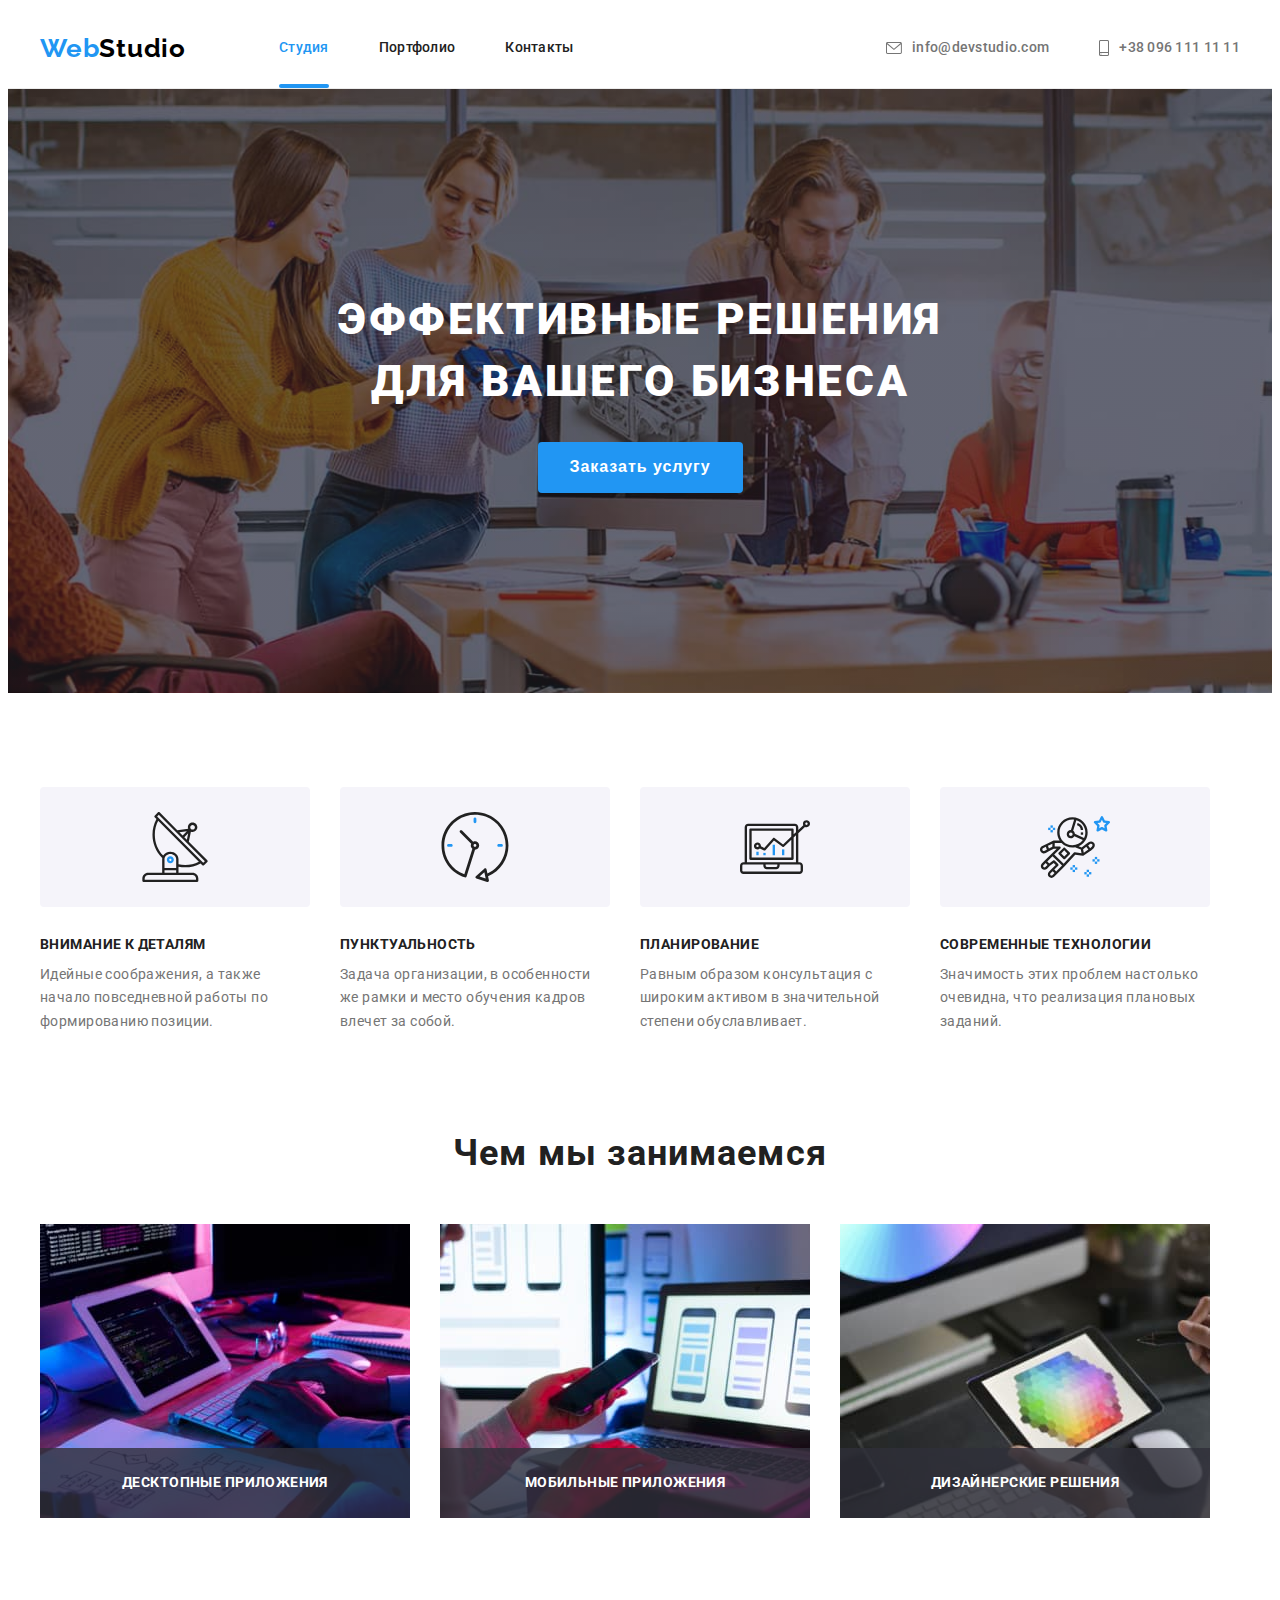
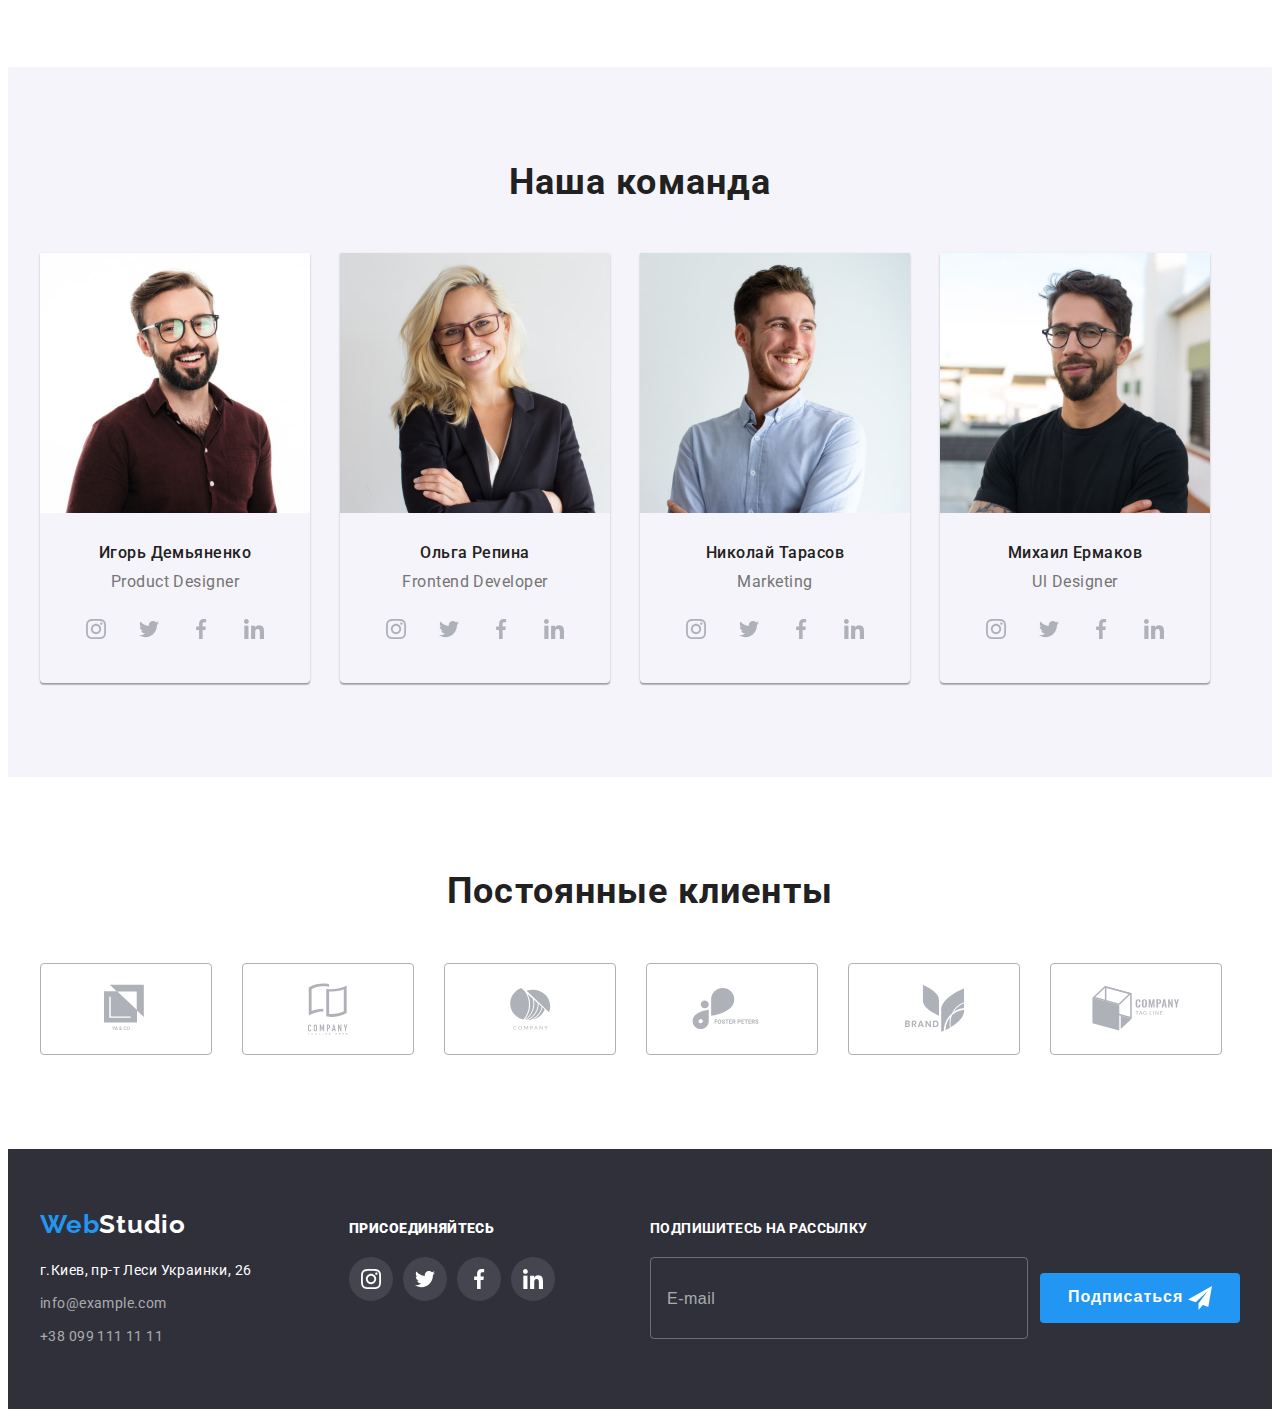
<file: index.html>
<!DOCTYPE html>
<html lang="ru">
<head>
    <meta charset="UTF-8">
    <meta http-equiv="X-UA-Compatible" content="IE=edge">
    <meta name="viewport" content="width=device-width, initial-scale=1.0">
    <link rel="stylesheet" href="https://cdnjs.cloudflare.com/ajax/libs/modern-normalize/1.0.0/modern-normalize.min.css" integrity="sha512-ISS7cAi1PEhQ8jnbJpJZMd29NlhNj4AWYyLOSp2CE/CsHxTCu+r+t0D2yoJudVrd0/8fTVPUVDzY5Tvli75u/g==" crossorigin="anonymous" />
    <link rel="preconnect" href="https://fonts.gstatic.com">
    <link href="https://fonts.googleapis.com/css2?family=Raleway:wght@700&family=Roboto:wght@400;500;700;900&display=swap" rel="stylesheet">
    <link rel="stylesheet" href="https://cdnjs.cloudflare.com/ajax/libs/animate.css/4.1.1/animate.min.css"/>
    <link rel="stylesheet" href="./css/styles.css">
    <title>Студия</title>
</head>
<body>
      <!---шапка сайта-->
    <header class="header">  
      <div class="container">  
        <nav class="navigation-for-pages">
            <a href="./index.html" lang="en" class="logo link animate__fadeInTopLeft">Web<span class="change-first">Studio</span></a>    
            <ul class="main-pages">
              <li class="list list-pages">
                <a href="./index.html" class="main-pages-link link current">Студия</a></li>
              <li class="list list-pages">
                <a href="./portfolio.html" class="main-pages-link decoration-changes link">Портфолио</a></li>
              <li class="list list-pages">
                <a href="" class="main-pages-link decoration-changes link">Контакты</a></li>
            </ul>
        </nav>    
            <ul class="first-adress-text"> 
              <li class="list for-contacts">
                <a href="mailto:info@devstudio.com" class="phone link email actions">
                  <svg class="icon-contacts-letter">
                    <use href="./images/symbol-defs.svg#letter"></use>
                  </svg>
                  info@devstudio.com</a>
              </li>
              <li class="list for-contacts">
                <a href="tel:+380961111111" class="phone link tell actions">
                  <svg class="icon-contacts-smartphone">
                    <use href="./images/symbol-defs.svg#smartphone"></use>
                  </svg>
                  +38 096 111 11 11</a>
              </li>
            </ul> 
          </div>
    </header>
    
    <main>
        <!---баннер-->
       <section class="hero banner">
         <div class="container">
         <h1 class="headline">Эффективные решения для вашего бизнеса</h1>
         <button type="button" class="modal-btn" data-modal-open><span class="text-btn">Заказать услугу</span></button>
        </div>
       </section>

       <!---преимущества-->
       <section class="skills">
         <div class="container"> 
           <h2 class="visually-hidden">преимущества</h2>
           <ul class="description">
             <li class="list block-description">
                <div class="skills-block">
                  <svg class="skills-icons" width="70" height="70">
                  <use href="./images/symbol-defs.svg#antenna"></use>
                </svg>
               </div>      
                <h3 class="title-description">Внимание к деталям</h3>
                <p class="text-description">Идейные соображения, а также начало повседневной работы по формированию позиции.</p>
              </li>
              <li class="list block-description">
                <div class="skills-block">
                  <svg class="skills-icons" width="70" height="70">
                    <use href="./images/symbol-defs.svg#clock"></use>
                  </svg>
                </div>
                <h3  class="title-description">Пунктуальность</h3>
                <p class="text-description">Задача организации, в особенности же рамки и место обучения кадров влечет за собой.</p>
              </li> 
              <li class="list block-description">
                <div class="skills-block">
                  <svg class="skills-icons" width="70" height="70">
                    <use href="./images/symbol-defs.svg#diagram"></use>
                  </svg>
                </div>
               <h3  class="title-description">Планирование</h3>
               <p class="text-description">Равным образом консультация с широким активом в значительной степени обуславливает.</p>
             </li> 
              <li class="list block-description">
                <div class="skills-block">
                  <svg class="skills-icons" width="70" height="70">
                    <use href="./images/symbol-defs.svg#astronaut"></use>
                  </svg>
                </div>
               <h3  class="title-description">Современные технологии</h3>
               <p class="text-description">Значимость этих проблем настолько очевидна, что реализация плановых заданий.</p>
             </li> 
           </ul>
          </div>
       </section>
       
       <!--основная напраленность нашей команды-->
       <section class="we-do">
         <div class="container">
           <h2 class="work-make">Чем мы занимаемся</h2>
           <ul class="images-of-work">
               <li class="list works">
                   <img src="./images/main-work/1work-with-computer.jpg" alt="работа с компьютером" width="370" height="294">
                  <div class="our-products">
                     <p class="products-text">Десктопные приложения</p>
                  </div>                  
                  </li>
               <li class="list works">
                   <img src="./images/main-work/2work-with-mobile.jpg" alt="работа с разными гаджетами" width="370" height="294">
                   <div class="our-products">
                     <p class="products-text">Мобильные приложения</p>
                     </div>   
                  </li>
               <li class="list works">
                   <img src="./images/main-work/3work-with-color.jpg" alt="работа с цветом" width="370" height="294">
                   <div class="our-products">
                     <p class="products-text">Дизайнерские решения</p> 
                    </div>   
                </li>
           </ul>
          </div>
        </section>
           <!---наша команда-->
       <section class="our-staff">
       <div class="container">
            <h2 class="work-command">Наша команда</h2>    
            <ul class="description-command">
              <li class="list list-command"><img src="./images/our-command/Igor-Demyanenko.jpg" alt="Игорь Демьяненко" width="270" height="260">
                <div class="block-of-names">
                <h3 class="names">Игорь Демьяненко</h3> 
                <p class="gig">Product Designer</p> 
                <ul class="social-list">
                  <li class="list social-items">
                    <a href="" class="social-link link">
                    <svg class="social-icon" width="20" height="20">
                      <use href="./images/symbol-defs.svg#instagram"></use>
                    </svg>
                  </a>
                  </li>
                  <li class="list social-items">
                   <a href="" class="social-link link"> 
                     <svg class="social-icon" width="20" height="20">
                      <use href="./images/symbol-defs.svg#twitter"></use>
                    </svg>
                  </a>
                  </li>
                  <li class="list social-items">
                    <a href="" class="social-link link">
                    <svg  class="social-icon" width="20" height="20">
                      <use href="./images/symbol-defs.svg#facebook"></use>
                    </svg>
                  </a>
                  </li>
                  <li class="list social-items">
                    <a href="" class="social-link link">
                    <svg  class="social-icon" width="20" height="20">
                      <use href="./images/symbol-defs.svg#linkedin"></use>
                    </svg>
                    </a>
                  </li>
                </ul>
              </div>
              </li>
              <li class="list list-command">
                <img src="./images/our-command/Olha-Repina.jpg" alt="Ольга Репина" width="270" height="260">
                <div class="block-of-names">
                <h3 class="names">Ольга Репина</h3> 
                <p class="gig">Frontend Developer</p>
                <ul class="social-list">
                  <li class="list social-items">
                    <a href="" class="social-link link">
                    <svg class="social-icon" width="20" height="20">
                      <use href="./images/symbol-defs.svg#instagram"></use>
                    </svg>
                  </a>
                </li>   
                <li class="list social-items">
                 <a href="" class="social-link link"> 
                   <svg class="social-icon" width="20" height="20">
                    <use href="./images/symbol-defs.svg#twitter"></use>
                  </svg>
                </a>
                </li>
                <li class="list social-items">
                  <a href="" class="social-link link">
                  <svg  class="social-icon" width="20" height="20">
                    <use href="./images/symbol-defs.svg#facebook"></use>
                  </svg>
                </a>
                </li>
                <li class="list social-items">
                  <a href="" class="social-link link">
                  <svg  class="social-icon" width="20" height="20">
                    <use href="./images/symbol-defs.svg#linkedin"></use>
                  </svg>
                  </a>
                </li>
               </ul>
               </div>
              </li>
              <li class="list list-command">
                <img src="./images/our-command/Nikolay-Tarasov.jpg" alt="Николай Тарасов" width="270" height="260">
                <div class="block-of-names">
                <h3 class="names">Николай Тарасов</h3> 
                <p class="gig">Marketing</p> 
                <ul class="social-list">
                  <li class="list social-items">
                    <a href="" class="social-link link">
                    <svg class="social-icon" width="20" height="20">
                      <use href="./images/symbol-defs.svg#instagram"></use>
                    </svg>
                  </a>
                  </li>
                <li class="list social-items">
                 <a href="" class="social-link link"> 
                   <svg class="social-icon" width="20" height="20">
                    <use href="./images/symbol-defs.svg#twitter"></use>
                  </svg>
                </a>
                </li>
                <li class="list social-items">
                  <a href="" class="social-link">
                  <svg  class="social-icon" width="20" height="20">
                    <use href="./images/symbol-defs.svg#facebook"></use>
                  </svg>
                </a>
                </li>
                <li class="list social-items">
                  <a href="" class="social-link link">
                  <svg  class="social-icon" width="20" height="20">
                    <use href="./images/symbol-defs.svg#linkedin"></use>
                  </svg>
                  </a>
                </li>
               </ul>
              </div>
              </li>
              <li class="list list-command">
                <img src="./images/our-command/Michael-Ermakov.jpg" alt="Михаил Ермаков" width="270" height="260">
                <div class="block-of-names">
                <h3 class="names">Михаил Ермаков</h3> 
                <p class="gig">Ul Designer</p> 
                <ul class="social-list">
                  <li class="list social-items">
                    <a href="" class="social-link link">
                    <svg class="social-icon" width="20" height="20">
                      <use href="./images/symbol-defs.svg#instagram"></use>
                    </svg>
                  </a>
                  </li>
                <li class="list social-items">
                 <a href="" class="social-link link"> 
                   <svg class="social-icon" width="20" height="20">
                    <use href="./images/symbol-defs.svg#twitter"></use>
                  </svg>
                </a>
                </li>
                <li class="list social-items">
                  <a href="" class="social-link link">
                  <svg  class="social-icon" width="20" height="20">
                    <use href="./images/symbol-defs.svg#facebook"></use>
                  </svg>
                </a>
                </li>
                <li class="list social-items">
                  <a href="" class="social-link link">
                  <svg  class="social-icon" width="20" height="20">
                    <use href="./images/symbol-defs.svg#linkedin"></use>
                  </svg>
                  </a>
                </li>
               </ul>
              </div>
              </li>
              </ul>
        </div>      
        </section> 
        <!-- our clients -->
        <section class="clients">
          <div class="container">
            <h2 class="clients-title">Постоянные клиенты</h2>
            <ul class="clients-list">
              <li class="clients-item list">
                <a class="clients-link" href="">
                  <svg class="clients-icon" width="44" height="50">
                    <use href="./images/symbol-defs.svg#logo-1"></use>
                  </svg>
                </a>
              </li>
              <li class="clients-item list">
                <a class="clients-link" href="">
                  <svg class="clients-icon" width="40" height="52">
                    <use href="./images/symbol-defs.svg#logo-2"></use>
                  </svg>
                </a>
              </li>
              <li class="clients-item list">
                <a class="clients-link" href="">
                  <svg class="clients-icon" width="41" height="42">
                    <use href="./images/symbol-defs.svg#logo-3"></use>
                  </svg>
                </a>
              </li>
              <li class="clients-item list">
                <a class="clients-link" href="">
                  <svg class="clients-icon" width="80" height="42">
                    <use href="./images/symbol-defs.svg#logo-4"></use>
                  </svg>
                </a>
              </li>
              <li class="clients-item list">
                <a class="clients-link" href="">
                  <svg class="clients-icon" width="59" height="47">
                    <use href="./images/symbol-defs.svg#logo-5"></use>
                  </svg>
                </a>
              </li>
              <li class="clients-item list">
                <a class="clients-link" href="">
                  <svg class="clients-icon" width="88" height="45">
                    <use href="./images/symbol-defs.svg#logo-6"></use>
                  </svg>
                </a>
              </li>
            </ul>
          </div>
        </section> 
    </main>
    <!--подвал-->
    <footer class="footer">
    <div class="container">  
      <div class="footer-box">
        <div class="footer-class">   
      <a href="./index.html" lang="en" class="logo link web-footer">Web<span class="change-second">Studio</span></a>
      <!---адрес--> 
      <address class="address">
         <ul class="address-text">
          <li class="list footer-contacts">
            <a href="https://goo.gl/maps/VTNjZpvYat5TJ8QY6" target="_blank" rel="noopener noreferrer" 
            class="location-link link">
            г.Киев, пр-т Леси Украинки, 26</a>
          </li>
          <li class="list footer-contacts">
            <a href="mailto:info@example.com" lang="en" class="phone-link link">info@example.com</a>
          </li>
          <li class="list footer-contacts">
            <a href="tel:+380991111111" class="phone-link link">+38 099 111 11 11</a>
          </li>
        </ul>   
      </address>
      </div>  
     <!--join-us  -->
      <div class="join">
      <h2 class="visually-hidden">join to us</h2>
      <p class="join-text"><strong>Присоединяйтесь</strong></p>
      <ul class="social-list join-list">
        <li class="list social-items join-items">
          <a href="" class="social-link join-link link ">
          <svg class="social-icon" width="20" height="20">
            <use href="./images/symbol-defs.svg#instagram"></use>
          </svg>
        </a>
        </li>
      <li class="list social-items join-items">
       <a href="" class="social-link join-link link"> 
         <svg class="social-icon" width="20" height="20">
          <use href="./images/symbol-defs.svg#twitter"></use>
        </svg>
      </a>
      </li>
      <li class="list social-items join-items">
        <a href="" class="social-link join-link link">
        <svg  class="social-icon" width="20" height="20">
          <use href="./images/symbol-defs.svg#facebook"></use>
        </svg>
      </a>
      </li>
      <li class="list social-items join-items">
        <a href="" class="social-link join-link link">
        <svg  class="social-icon" width="20" height="20">
          <use href="./images/symbol-defs.svg#linkedin"></use>
        </svg>
        </a>
      </li>
     </ul>
    </div>
    <!-- subscription-form -->
    <div class="subscription">
      <b class="subscription-title">Подпишитесь на рассылку</b>
      <form class="sign-up">
        <input type="email" name="email" class="sign-up-email" placeholder="E-mail">
        <button type="submit" class="sign-up-btn">Подписаться 
         <svg class="icon-send" width="24" height="24">
           <use href="./images/symbol-defs.svg#icon-send"></use>
         </svg>  
        </button>
      </form>
    </div>

    </div>
  </div> 
  </footer> 
<!-- footer -->


  <div class="backdrop is-hidden" data-modal>
    <div class="backdrop-modal">
     <button type="button" class="modal-close-btn" data-modal-close>
      <svg width="18" height="18" class="close-icon">
        <use href="./images/symbol-defs.svg#icon-close-symbol">
        </use>
      </svg>
    </button>    
    <!-- form -->  
      <form class="form" name="form" autocomplete="off">
          <b class="form-title">Оставьте свои данные, мы вам перезвоним</b>
   
          <label class="label-text">
            Имя    
          <span class="wrapper-user-field">     
            <input class="input-field" type="text" name="-user-name" required>
            <svg class="form-icon"  width="18" height="18">
              <use href="./images/symbol-defs.svg#person-black"></use>
            </svg>
        </span>  
        </label> 

        <label  class="label-text">
          Телефон
          <span class="wrapper-user-field">
           <input class="input-field" type="tel" name="tel" required title="0961111111">
           <svg class="form-icon" width="18" height="18">
              <use href="./images/symbol-defs.svg#phone-black"></use>
            </svg>
        </span>  
        </label>        
        
        <label for="mail" class="label-text">
          Почта
        <span class="wrapper-user-field">
          <input class="input-field" type="email" name="mail" id="mail" required>
         <svg class="form-icon" width="18" height="18">
           <use href="./images/symbol-defs.svg#email-black"></use>
         </svg>
        </span>
        </label>
        
        <label class="label-text label-textarea">
          Коментарий
        <textarea class="user-comment-text" name="comment" placeholder="Введите текст"></textarea>
      </label> 

        <!--check-box-->
        <input class="form-chekbox-square visually-hidden"  type="checkbox" name="confidence" value="checkbox" id="confidence">
        <label for="confidence" class="modal-form-checkbox">
           Соглашаюсь с рассылкой и принимаю&nbsp;
         <a href="" class="confidence-link">Условия договора</a>
        </label>
            
       <button type="submit" class="submit-btn"><span class="submit-text">Отправить</span></button>
      </form>

  </div>
  </div>   
  <script src="./js/modal.js"></script>
</body>
</html>
</file>
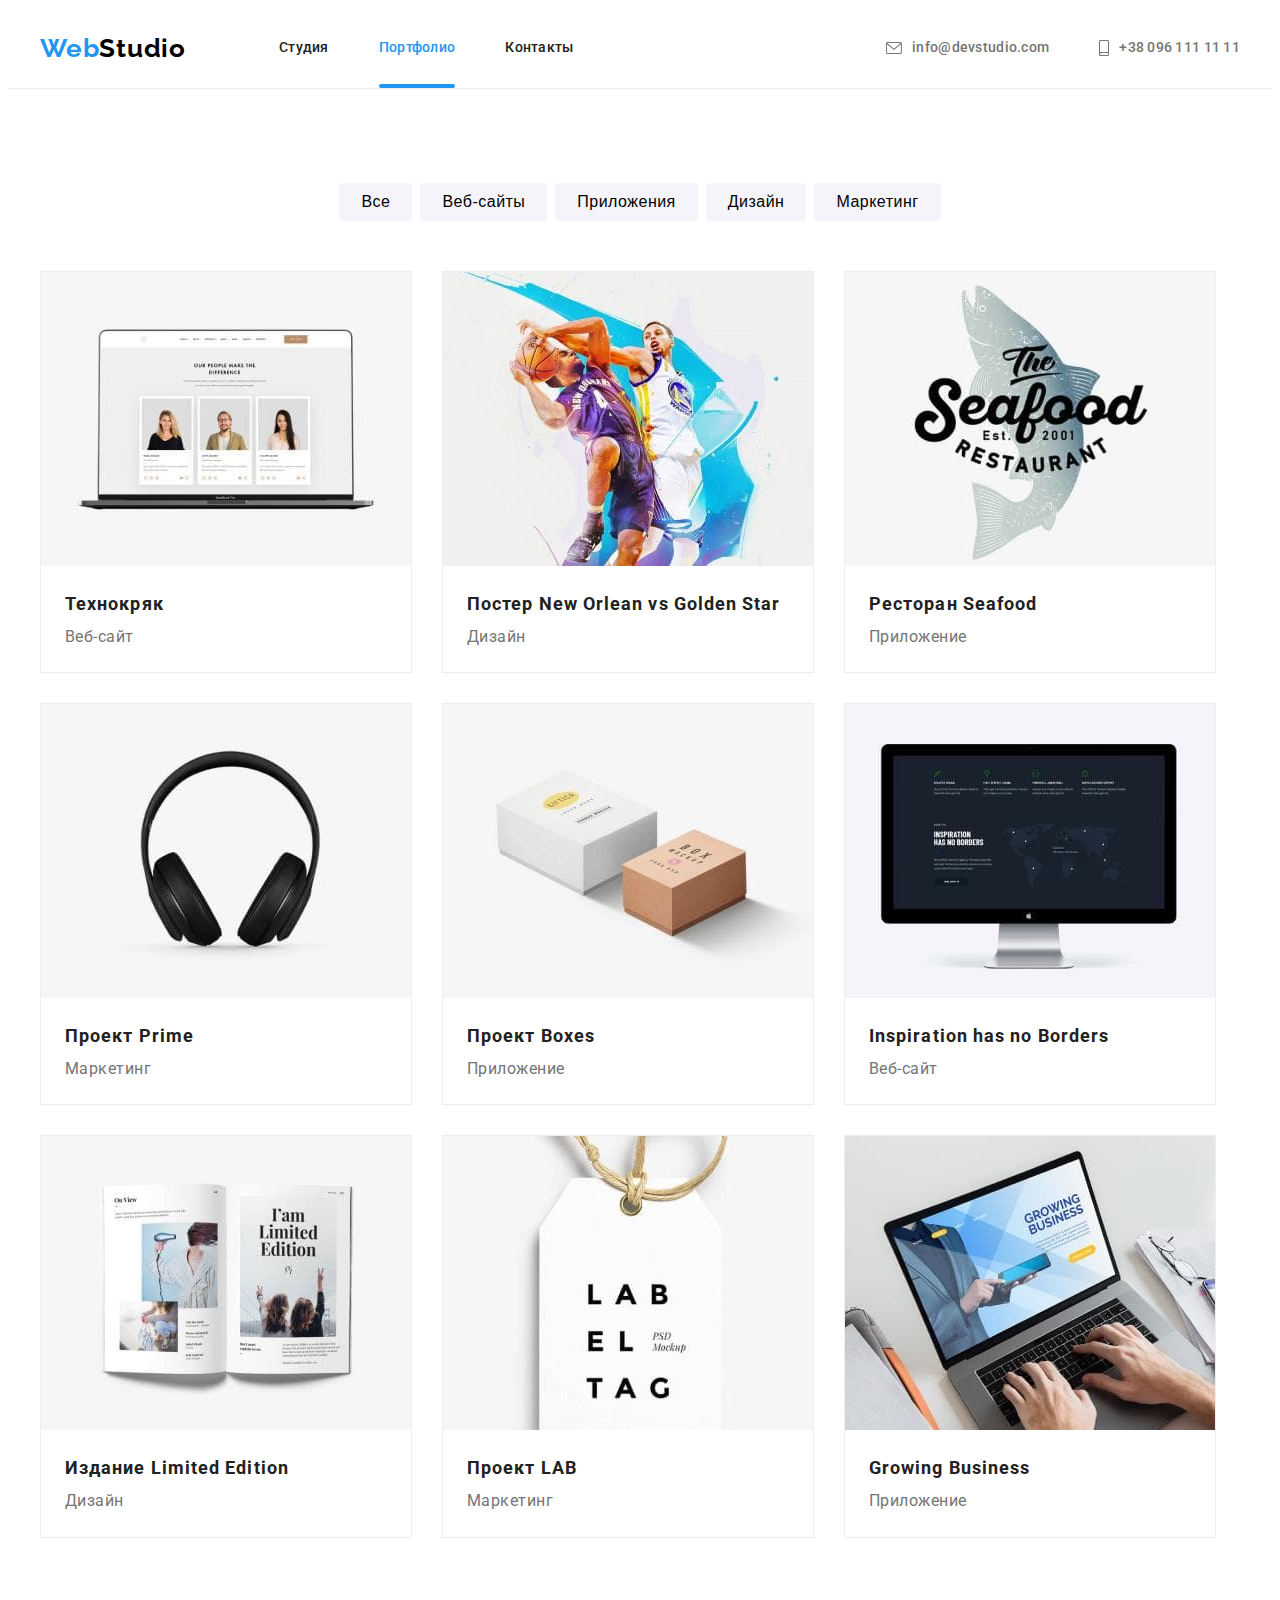
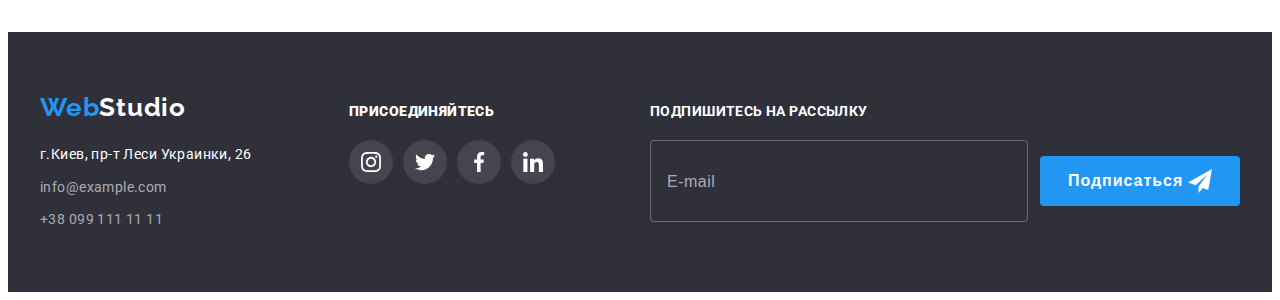
<file: portfolio.html>
<!DOCTYPE html>
<html lang="en">
<head>
    <meta charset="UTF-8">
    <meta http-equiv="X-UA-Compatible" content="IE=edge">
    <meta name="viewport" content="width=device-width, initial-scale=1.0">
    <link rel="stylesheet" href="https://cdnjs.cloudflare.com/ajax/libs/modern-normalize/1.0.0/modern-normalize.min.css" integrity="sha512-ISS7cAi1PEhQ8jnbJpJZMd29NlhNj4AWYyLOSp2CE/CsHxTCu+r+t0D2yoJudVrd0/8fTVPUVDzY5Tvli75u/g==" crossorigin="anonymous" />
    <link rel="preconnect" href="https://fonts.gstatic.com">
    <link href="https://fonts.googleapis.com/css2?family=Raleway:wght@700&family=Roboto:wght@400;500;700;900&display=swap" rel="stylesheet">
    <link rel="stylesheet" href="https://cdnjs.cloudflare.com/ajax/libs/animate.css/4.1.1/animate.min.css"/>
    <link rel="stylesheet" href="./css/styles.css">
    <title>Портфолио</title>
</head>
<body>
     <!---шапка сайта-->
    <header class="header">
      <div class="container">
      <nav class="navigation-for-pages">
          <a href="./index.html" lang="en" class="logo link animate__heartBeat">Web<span class="change-first">Studio</span></a>    
          <ul class="main-pages">
            <li class="list list-pages"><a href="./index.html" class="main-pages-link decoration-changes link">Студия</a></li>
            <li class="list list-pages"><a href="./portfolio.html" class="main-pages-link link current">Портфолио</a></li>
            <li class="list list-pages"><a href="" class="main-pages-link decoration-changes link">Контакты</a></li>
          </ul>
      </nav>    
      <ul class="first-adress-text"> 
        <li class="list for-contacts">
          <a href="mailto:info@devstudio.com" class="phone link email">
            <svg class="icon-contacts-letter">
              <use href="./images/symbol-defs.svg#letter"></use>
            </svg>
            info@devstudio.com</a>
        </li>
        <li class="list for-contacts">
          <a href="tel:+380961111111" class="phone link tell">
            <svg class="icon-contacts-smartphone">
              <use href="./images/symbol-defs.svg#smartphone"></use>
            </svg>
            +38 096 111 11 11</a>
        </li>
      </ul> 
        </div>
    </header>
    <main>
        <!--ссылки на ресурсы-->
        <section class="filters">
          <div class="container">
            <h1 class="visually-hidden">our projects</h1>
            <ul class="btn-of-filters">                
                <li class="list list-filters">
                    <button type="button" class="button-list">Все</button> 
                </li>
                <li class="list list-filters">
                    <button type="button" class="button-list">Веб-сайты</button>
                </li>
                <li class="list list-filters">
                    <button type="button" class="button-list">Приложения</button>
                </li>
                <li class="list list-filters">
                    <button type="button" class="button-list">Дизайн</button>
                </li>
                <li class="list list-filters">
                    <button type="button" class="button-list">Маркетинг</button>
                </li>               
            </ul>
          
            <ul class="projects">
                <li class="list projects-card">                  
                  <a href="" class="link projects-link">
                   <div class="wrapper-projects-card">
                     <img src="./images/images-portfolio/1techno-kryak.jpg" alt="Три человека" width="370" height="294">   
                     <p class="overlay">
                       Технокряк это современная площадка распространения коронавируса. 
                       Компании используют эту платформу для цифрового шпионажа и атак на защищённые сервера конкурентов.
                      </p>                    
                    </div>                  
                    <div class="text-cards">
                    <h3 class="subtitle">Технокряк</h3>
                    <p class="projects-paragraph">Веб-сайт</p>
                  </div>
                  </a>
                </li>
                <li class="list projects-card"> 
                   <a href="" class="link projects-link">
                    <div class="wrapper-projects-card">
                      <img src="./images/images-portfolio/2golden-star.jpg" alt="Баскетболисты" width="370" height="294">
                      <p class="overlay">
                        Технокряк это современная площадка распространения коронавируса. 
                        Компании используют эту платформу для цифрового шпионажа и атак на защищённые сервера конкурентов.
                       </p>  
                    </div>
                    <div class="text-cards">
                      <h3 class="subtitle">Постер New Orlean vs Golden Star</h3>
                    <p class="projects-paragraph">Дизайн</p>
                  </div> 
                   </a> 
                </li>
                <li class="list projects-card">
                  <a href="" class="link projects-link">
                    <div class="wrapper-projects-card">
                      <img src="./images/images-portfolio/3seafood.jpg" alt="Эмблема ресторана Seafood" width="370" height="294">
                      <p class="overlay">
                        Технокряк это современная площадка распространения коронавируса. 
                        Компании используют эту платформу для цифрового шпионажа и атак на защищённые сервера конкурентов.
                       </p>  
                    </div>
                    <div class="text-cards">
                      <h3 class="subtitle">Ресторан Seafood</h3>
                    <p class="projects-paragraph">Приложение</p>
                  </div> 
                  </a>                
                </li>
                <li class="list projects-card">
                  <a href="" class="link projects-link">
                   <div class="wrapper-projects-card">
                     <img src="./images/images-portfolio/4prime.jpg" alt="Наушники" width="370" height ="294">
                     <p class="overlay">
                      Технокряк это современная площадка распространения коронавируса. 
                      Компании используют эту платформу для цифрового шпионажа и атак на защищённые сервера конкурентов.
                     </p>  
                    </div>
                    <div class="text-cards">
                       <h3 class="subtitle">Проект Prime</h3>
                    <p class="projects-paragraph">Маркетинг</p>
                  </div>
                  </a>
                </li>
                <li class="list projects-card">
                  <a href="" class="link projects-link">
                   <div class="wrapper-projects-card">
                     <img src="./images/images-portfolio/5boxes.jpg" alt="Две коробки" width="370" height="294">
                     <p class="overlay">
                      Технокряк это современная площадка распространения коронавируса. 
                      Компании используют эту платформу для цифрового шпионажа и атак на защищённые сервера конкурентов.
                     </p>  
                    </div>
                   <div class="text-cards">
                     <h3 class="subtitle">Проект Boxes</h3>
                    <p class="projects-paragraph">Приложение</p>
                  </div> 
                  </a>
                </li>
                <li class="list projects-card">
                  <a href="" class="link projects-link">
                  <div class="wrapper-projects-card">
                    <img src="./images/images-portfolio/6no-borders.jpg" alt="Монитор" width="370" height="294">
                    <p class="overlay">
                      Технокряк это современная площадка распространения коронавируса. 
                      Компании используют эту платформу для цифрового шпионажа и атак на защищённые сервера конкурентов.
                     </p>  
                  </div>  
                  <div class="text-cards">
                    <h3 class="subtitle">Inspiration has no Borders</h3>
                    <p class="projects-paragraph">Веб-сайт</p>
                  </div>
                  </a>
                </li>
                <li class="list projects-card">
                  <a href="" class="link projects-link">
                  <div class="wrapper-projects-card">
                    <img src="./images/images-portfolio/7limited-edition.jpg" alt="Журнал Limited Edition" width="370" height="294">
                    <p class="overlay">
                      Технокряк это современная площадка распространения коронавируса. 
                      Компании используют эту платформу для цифрового шпионажа и атак на защищённые сервера конкурентов.
                     </p>  
                  </div> 
                   <div class="text-cards">
                     <h3 class="subtitle">Издание Limited Edition</h3>
                    <p class="projects-paragraph">Дизайн</p>
                  </div>
                  </a>
                </li>
                <li class="list projects-card">
                  <a href="" class="link projects-link">
                  <div class="wrapper-projects-card">
                    <img src="./images/images-portfolio/8project-lab.jpg" alt="Лейбл проекта LAB" width="370" height="294">
                    <p class="overlay">
                      Технокряк это современная площадка распространения коронавируса. 
                      Компании используют эту платформу для цифрового шпионажа и атак на защищённые сервера конкурентов.
                     </p>  
                    </div>
                    <div class="text-cards">
                      <h3 class="subtitle">Проект LAB</h3>
                    <p class="projects-paragraph">Маркетинг</p>
                  </div>
                  </a> 
                </li>
                <li class="list projects-card">
                  <a href="" class="link projects-link">
                  <div class="wrapper-projects-card"> 
                   <img src="./images/images-portfolio/9growing-business.jpg" alt="Ноутбук" width="370"  height="294">
                   <p class="overlay">
                    Технокряк это современная площадка распространения коронавируса. 
                    Компании используют эту платформу для цифрового шпионажа и атак на защищённые сервера конкурентов.
                   </p>  
                  </div>
                   <div class="text-cards">
                     <h3 class="subtitle">Growing Business</h3>
                    <p class="projects-paragraph">Приложение</p>
                  </div>
                  </a>
                </li>
            </ul>
          </div>
        </section>
    </main>

    <footer class="footer">
      <div class="container">  
        <div class="footer-box">
          <div class="footer-class">   
        <a href="./index.html" lang="en" class="logo link web-footer">Web<span class="change-second">Studio</span></a>
        <!---адрес--> 
        <address class="address">
           <ul class="address-text">
            <li class="list footer-contacts">
              <a href="https://goo.gl/maps/VTNjZpvYat5TJ8QY6" target="_blank" rel="noopener noreferrer" 
              class="location-link link">
              г.Киев, пр-т Леси Украинки, 26</a>
            </li>
            <li class="list footer-contacts">
              <a href="mailto:info@example.com" lang="en" class="phone-link link">info@example.com</a>
            </li>
            <li class="list footer-contacts">
              <a href="tel:+380991111111" class="phone-link link">+38 099 111 11 11</a>
            </li>
          </ul>   
        </address>
        </div>  
       <!--join-us  -->
       <div class="join">
        <h2 class="visually-hidden">join to us</h2>
        <p class="join-text"><strong>Присоединяйтесь</strong></p>
        <ul class="social-list join-list">
          <li class="list social-items join-items">
            <a href="" class="social-link join-link link">
            <svg class="social-icon" width="20" height="20">
              <use href="./images/symbol-defs.svg#instagram"></use>
            </svg>
          </a>
          </li>
        <li class="list social-items join-items">
         <a href="" class="social-link join-link link"> 
           <svg class="social-icon" width="20" height="20">
            <use href="./images/symbol-defs.svg#twitter"></use>
          </svg>
        </a>
        </li>
        <li class="list social-items join-items">
          <a href="" class="social-link join-link link">
          <svg  class="social-icon" width="20" height="20">
            <use href="./images/symbol-defs.svg#facebook"></use>
          </svg>
        </a>
        </li>
        <li class="list social-items join-items">
          <a href="" class="social-link join-link link">
          <svg  class="social-icon" width="20" height="20">
            <use href="./images/symbol-defs.svg#linkedin"></use>
          </svg>
          </a>
        </li>
       </ul>
      </div>

       <!-- subscription-form -->
    <div class="subscription">
      <b class="subscription-title">Подпишитесь на рассылку</b>
      <form class="sign-up">
        <input type="email" name="email" class="sign-up-email" placeholder="E-mail">
        <button type="submit" class="sign-up-btn">Подписаться 
         <svg class="icon-send" width="24" height="24">
           <use href="./images/symbol-defs.svg#icon-send"></use>
         </svg>  
        </button>
      </form>
    </div>
      </div>
    </div> 
     </footer> 
    </body>
</html>
</file>
<file: css/styles.css>
:root {
    --main-font: "Roboto", sans-serif;
    --secondary-font: "Raleway", sans-serif;
    --accent-color: #2196F3; 
    --main-color: #212121;
    --paragraph-color: #757575;
    --technical-color: #188CE8;
    --white-color: #fff;
    --backround-btn: #F5F4FA;
    --section-background: #2F303A;
    --letter-spacing: 0.03em;
    --font-weight-variable: 700;
    --font-size-predominate: 14px;
    --container-padding: 15px;
    --container-width: 1200px;
    --container-margin: 0 auto;
    --padding-of-section: 94px;
    --margin-in-section: 30px;
    --social-links-color: #AFB1B8;
    --overlay-cards-color: rgba(33, 150, 243, 0.9);

}


/* СБРОС */
.link { 
    text-decoration: none;
    display: block;
}
.list {
    list-style: none;
}  
.address { 
    font-style: normal;
} 
h1, h2, h3, h4, h5, h6, p {
    margin:0;
}
Ul, li {
    margin:0;
    padding: 0;}
img {
    display: block;
    max-width: 100%;
}

/* end СБРОС */

body {
    font-family: var(--main-font);
    color: var(--main-color);
    font-weight: 400;
}



/* === header====*/
.header {
    border-bottom: 1px solid #ececec;
}

.container {
    width: var(--container-width);
    margin: 0 auto;
    padding-left: var( --container-padding);
    padding-right: var( --container-padding); 
}

.header .container {
    display: flex;
    align-items: center;

}
.navigation-for-pages,
.main-pages,
.first-adress-text {
    display: flex;
    align-items: center;
}
.logo {
    margin-right: 93px;
    animation-duration: 3000ms;
}

.list-pages:not(:last-child),
.for-contacts:not(:last-child) {
    margin-right: 50px;
}

.first-adress-text {
    margin-left: auto;
}
.main-pages-link.link.current {
    color: var(--accent-color);
 
}
.logo {
    font-family: var(--secondary-font);
    font-weight: var(--font-weight-variable);
    font-size: 26px;
    line-height: 1.19;
    letter-spacing: var(--letter-spacing);
    color: var(--accent-color);
}
.change-first {
    color: #000;
}
.main-pages-link {
    font-weight: 500;
    font-size: var(--font-size-predominate); 
    line-height: 1.14;
    letter-spacing: 0.02em;
    color: var(--main-color);
    padding-top: 32px;
    padding-bottom: 32px;
    transition: color transform 250ms cubic-bezier(0.4, 0, 0.2, 1);
}
.main-pages-link:hover,
.main-pages-link:focus {
    color: var(--accent-color);
}

/*  спецэффекты*/
.list-pages {
    position: relative;
}
.current::after {
    content: "";
    display: block;
    position: absolute;
    height: 4px;
    width: 100%;
    border-radius: 2px;
    left: 0px;
    bottom: 0px;
    background-color: var(--accent-color);
}

.decoration-changes::after{
    content: "";
    display: block;
    position: absolute;
    height: 4px;
    width: 100%;
    border-radius: 2px;
    left: 0px;
    bottom: 0px;
    background-color: var(--accent-color);
    opacity: 0;
    transform: scaleX(0);
    transition: opacity 250ms cubic-bezier(0.4, 0, 0.2, 1),
    transform 250ms cubic-bezier(0.4, 0, 0.2, 1) 100ms;
}
.decoration-changes:hover::after {
    opacity: 1;
    transform: scaleX(1);
}



/* contacts */
.phone {
    padding-top: 7px;
    padding-bottom: 7px;
    font-weight: 500;
    font-size: var(--font-size-predominate);
    line-height: 1.14;
    letter-spacing: 0.02em;
    color: var(--paragraph-color);
    padding-top: 32px;
    padding-bottom: 32px;

    transition: color 250ms cubic-bezier(0.4, 0, 0.2, 1) 100ms;    
}

.for-contacts:hover .phone,
.for-contacts:focus .phone{
    animation-name: heartBeat;
    animation-duration: 2000ms;
    animation-timing-function: linear;
}

/* icon */
.email,
.tell {
    display: flex;
    align-items: center; 
}
.phone:hover,
.phone:focus {
    color: var(--accent-color);
} 

.icon-contacts-letter,
.icon-contacts-smartphone{  
    fill: currentColor;
}


.icon-contacts-letter {
    height: 12px;
    width: 16px;
    margin-right: 10px;
}

.icon-contacts-smartphone {
    height: 16px;
    width: 10px;
    margin-right: 10px;
}
/* end header */



/* main html */
.hero {
    background-color: var(--section-background);   
    padding-bottom: 200px;
    padding-top: 200px; 
}
.banner {
    display: flex;
    background-color: var(--section-background);
    max-width: 1600px;
    margin: 0 auto;
    background-size: cover;
    background-repeat: no-repeat;
    background-position: center ;
    background-image: linear-gradient(rgba(47, 48, 58, 0.4), rgba(47, 48, 58, 0.4)), url(../images/img.jpg);
}

.headline {  
    font-family: var(--main-font);
    font-weight: 900;
    font-size: 44px;
    line-height: 1.4;
    letter-spacing: 0.06em;
    text-transform: uppercase;
    color: var(--white-color);
    max-width: 696px; 
    text-align: center;
    margin-left: auto;
    margin-right: auto;    
}

.modal-btn,
.button-list {
    border-radius: 4px;
}

.modal-btn {  
    display: block;
    margin-left: auto;
    margin-right: auto;
    background-color: var(--accent-color);
    padding: 10px 32px;
    min-width: 200px;
    cursor: pointer;   
    margin-top: 30px; 
    margin-right: auto;
    border: none;
       
    transition: background-color 250ms cubic-bezier(0.4, 0, 0.2, 1);
} 

.modal-btn:hover,
.modal-btn:focus {
    background-color: var(--technical-color);
}

.text-btn {
    font-weight: var(--font-weight-variable);
    font-size: 16px;
    line-height: 1.9;
    letter-spacing: 0.06em;  
    height: 30px;
    color: var(--white-color);
}
/* hero end */

/* skills */
.visually-hidden {
    position: absolute !important;
    clip: rect(1px 1px 1px 1px); /* IE6, IE7 */
    clip: rect(1px, 1px, 1px, 1px);
    padding: 0 !important;
    border: 0 !important;
    height: 1px !important;
    width: 1px !important;
    overflow: hidden;
}

.skills {
    display: flex;
    align-items: center;
    padding-top: var(--padding-of-section);
    padding-bottom: var(--padding-of-section);
}

.description {
    display: flex;
    align-items: center;
    margin-left: calc(-1*var(--margin-in-section));
    margin-top: calc(-1*var(--margin-in-section));
}

.block-description {
    margin-left: var(--margin-in-section);
    margin-top: var(--margin-in-section);
    height: 251px;
    width: 270px;
}

.skills-block {
    display: flex;
    align-items: center;
    justify-content: center;
    background-color: var(--backround-btn);
    width: 270px;
    height: 120px;
    margin-bottom: 30px;
    border-radius: 4px;
}

.title-description {    
    font-weight: var(--font-weight-variable);
    font-size: var(--font-size-predominate);
    line-height: 1.14;
    letter-spacing: var(--letter-spacing);    
    text-transform: uppercase;  
    margin-bottom: 10px;
}
.text-description {
    font-size: var(--font-size-predominate);
    line-height: 1.7;
    letter-spacing: var(--letter-spacing);
    color: var(--paragraph-color);
}
.skills-icons {
    fill: currentColor;
}
/* end skills */


/* what we do */
.we-do {
    padding-bottom: 149px;
} 
.images-of-work {
    display: flex;
    align-items: center;
    flex-wrap: wrap;
    margin-left: calc(-1*var(--margin-in-section));
    margin-bottom: calc(-1*var(--margin-in-section));
}
.images-of-work > .works{
    margin-left: var(--margin-in-section);
    margin-bottom: var(--margin-in-section);
}
.works {
    position: relative;
    height: 294px;
    width: 370px;
}
.our-products {
    position: absolute;
    display: flex;
    align-items: center;
    justify-content: center;
    width: 100%;
    height: 70px;
    left: 0;
    bottom: 0;
    background: rgba(47, 48, 58, 0.8);
    transform: scaleY(1);
    transition: transform 250ms cubic-bezier(0.4, 0, 0.2, 1) 150ms;
}
.works:focus .our-products,
.works:hover .our-products{
    transform: scaleY(1.1);   
}
.products-text {
    font-weight: var(--font-weight-variable);
    font-size: 14px;
    line-height: 1.14;
    letter-spacing: var(--letter-spacing);
    text-transform: uppercase;
    color: #fff;    
}
/*  */

/* our-staff */

.our-staff {
    background: var(--backround-btn);
    padding-top: var(--padding-of-section);
    padding-bottom: var(--padding-of-section);
}

.description-command {
    display: flex;
    flex-wrap: wrap;
    margin-left: calc(-1*var(--margin-in-section));
    margin-bottom: calc(-1*var(--margin-in-section));
}
.description-command >.list-command {
    width: 270px;
    height: 430px;
    margin-left: var(--margin-in-section);
    margin-bottom: var(--margin-in-section);
    box-shadow: 0px 1px 3px rgba(0, 0, 0, 0.12), 0px 1px 1px rgba(0, 0, 0, 0.14), 0px 2px 1px rgba(0, 0, 0, 0.2);
    border-radius: 0px 0px 4px 4px
}

.work-make,     
.work-command {
    font-weight: var(--font-weight-variable);
    font-size: 36px;
    line-height: 1.17;
    letter-spacing: var(--letter-spacing);
    text-align: center;
    display: block;
    margin-left: auto;
    margin-right: auto;
    margin-bottom: 50px;            
}
.description-command .names{
    font-weight: 500;
    font-size: 16px;
    line-height: 1.2;
    letter-spacing: var(--letter-spacing);   
}
.block-of-names {
    padding-top: var(--margin-in-section);
    padding-bottom: var(--margin-in-section);
    padding-left: 30px;
    padding-right: 30px;
    text-align: center;

}
.names {
    margin-bottom: 10px;
}
.description-command .gig {
    font-size: 16px;
    line-height: 1.2;
    letter-spacing: var(--letter-spacing);
    color: var(--paragraph-color);
    margin-bottom: 16px;

}
 /* icons */
.social-list {
    display: flex;
    align-items: center;
    justify-content: center;
    justify-content: space-around;
 }
.social-link{
    display: flex;
    align-items: center;
    justify-content: center;
    color: var(--social-links-color);
    width: 44px;
    height: 44px;
    border-radius: 50%;

    transition: color 250ms cubic-bezier(0.4, 0, 0.2, 1), 
    background-color 250ms cubic-bezier(0.4, 0, 0.2, 1); 
}
.social-link:hover,
.social-link:focus {
    background-color: var(--accent-color);    
    color: #fff;
}

.social-icon {
    fill: currentColor;
    width: 20px;
    height: 20px;
}
 
/* our staff end */

/* our clients */
.clients {
    padding-bottom: var(--padding-of-section);
    padding-top: 94px;
}
.clients-title {
    display: block;
    margin-left: auto;
    margin-right: auto;
    margin-bottom: 50px;
    text-align: center;  
    font-weight: var(--font-weight-variable);  
    font-size: 36px;
    line-height: 1.16;
    letter-spacing: var(--letter-spacing);
}
.clients-list {
    display: flex;
    flex-wrap: wrap;
    align-items: center;
    margin-left: calc(-1*var(--margin-in-section));
}

.clients-item {
    display: flex;
    align-items: center;
    justify-content: center;
    width: 170px;
    height: 90px;
    border: 1px solid #AFB1B8; 
    border-radius: 4px;
    margin-left: var(--margin-in-section);
}
.clients-link {
    color: var(--social-links-color);
    display: flex;
    align-items: center;
    justify-content: center;
    width: 100%;
    height: 100%;

    transition: color 250ms cubic-bezier(0.4, 0, 0.2, 1);
}

.clients-link:hover,
.clients-link:focus  {
    color: var(--accent-color);
}

.clients-item:focus,
.clients-item:hover {
    border: 1px solid var(--accent-color);
}
.clients-icon {
    fill: currentColor;
}


/* prtfolio main*/
.filters {
   padding-top: var(--padding-of-section); 
   padding-bottom: var(--padding-of-section);
}
.container .btn-of-filters {
     display: flex;
     align-items: center;
     flex-wrap: wrap;
     margin-bottom: 50px;
     justify-content: center;   
}
.list-filters:not(:last-child) {
    margin-right: 8px;    
}
 
.button-list {
    font-weight: 500;
    font-size: 16px;
    line-height: 1.6;
    letter-spacing: var(--letter-spacing);
    background-color: var(--backround-btn);
    cursor: pointer;
    border: transparent;
    padding: 6px 22px;

    transition: color 250ms cubic-bezier(0.4, 0, 0.2, 1), 
    background-color 250ms cubic-bezier(0.4, 0, 0.2, 1), 
    box-shadow 250ms cubic-bezier(0.4, 0, 0.2, 1); 
}
.button-list:hover,
.button-list:focus {
    color: var(--white-color);
    background-color: var(--accent-color);
    box-shadow: 0px 3px 1px rgba(0, 0, 0, 0.1), 
    0px 1px 2px rgba(0, 0, 0, 0.08), 
    0px 2px 2px rgba(0, 0, 0, 0.12);
}   


/* projects imgs+text */
.container >.projects{
    display: flex;
    align-items: center;
    flex-wrap: wrap;
    margin-left: calc(-1 * var(--margin-in-section));
    margin-top: calc(-1 * var(--margin-in-section));
}
.projects>.list {
    margin-left: var(--margin-in-section);
    margin-top: var(--margin-in-section);
}
.projects > .projects-card{
    width: 370px;
    border: 1px solid #EEEEEE;
}
.subtitle {
    font-weight:var(--font-weight-variable);    
    font-size: 18px;
    line-height: 2;
    letter-spacing: 0.06em;
    color: var(--main-color);
}
.text-cards {
    padding-top: 20px;
    padding-bottom: 20px;
    padding-left: 24px;
    padding-right: auto;
}
.projects-paragraph {
    font-size: 16px;
    line-height: 1.9;
    letter-spacing: var(--letter-spacing);
    color: var(--paragraph-color);
}
.projects-link:hover,
.projects-link:focus {
    box-shadow:0px 1px 1px rgba(0, 0, 0, 0.12),
     0px 4px 4px rgba(0, 0, 0, 0.06), 
     1px 4px 6px rgba(0, 0, 0, 0.16);
}


      /* overlay */
 .wrapper-projects-card {
    position: relative;  
    overflow: hidden;
}   
.projects-link:focus .overlay,
.projects-link:hover .overlay{
    transform: translateY(0);
    opacity: 1;
}

.overlay {
    position: absolute;
    top: 0;
    left: 0; 
    max-width: 100%;
    height: 100%;       
    padding: 63px 24px;
    background-color: var(--overlay-cards-color);
    color: #fff;   
    font-size: 18px;
    line-height: 1.5;
    letter-spacing: var(--letter-spacing);  
    opacity: 0;  
    transform: translateY(100%);
    overflow: auto;

    transition: transform 250ms cubic-bezier(0.4, 0, 0.2, 1),
    opacity 250ms cubic-bezier(0.4, 0, 0.2, 1);
}


/* prtfolio main end*/

/* end main */



/* ==========footer=========== */
.footer{
    background-color: var(--section-background);
    padding-top: 60px;
    padding-bottom: 60px;
}
.web-footer {
    display: block;
    margin-bottom: 20px;
}
.change-second {
    color: var(--white-color);
}

.location-link,
.phone-link {
    font-size: var(--font-size-predominate);
    line-height: 1.7;
    letter-spacing: var(--letter-spacing);
    display: block;

    transition: color 250ms cubic-bezier(0.4, 0, 0.2, 1);
} 
.location-link:hover,
.locayion-link:focus,
.phone-link:hover,
.phone-link:focus{
    color: var(--accent-color);
}

.footer-contacts:not(:last-child) {
    margin-bottom: 9px;
}
.location-link   { 
    color: var(--white-color);
}

.phone-link {
    color: rgba(255, 255, 255, 0.6);
} 


/* join to us */
.join-text {
    font-weight: var(--font-weight-variable);
    font-size: 14px;
    line-height: 1.14;
    letter-spacing: var(--letter-spacing);
    text-transform: uppercase;
    color: #FFFFFF; 
    margin-bottom: 20px;
}

 /* флексы */

.footer-class {
    display: flex;
    flex-direction: column; 
} 
.footer-box  {
    display: flex;
    align-items: baseline;
}
.join {
    display: flex;
    flex-direction: column;
    margin-left: 70px;
    margin-right: auto;
} 
.join-list {
    display: flex;
    align-items: center;
    margin-bottom: -10px;
    margin-left: -10px;     
}
.join-items {
    margin-bottom: 10px;
    margin-left: 10px;
    
}
.join-link {
    background: rgba(255, 255, 255, 0.1);
    border-radius: 50%; 
    color: #fff;
}  


/* subscription-form */
.sign-up {
    display: flex;
    flex-direction: row;
    align-items: center;
    margin-right: auto;
}
.subscription-title {
    display: block;
    padding-bottom: 20px;
    font-weight: var(--font-weight-variable);
    font-size: 14px;
    line-height: 1.14;
    letter-spacing: var(--letter-spacing);
    text-transform: uppercase;
    color: var(--white-color);
}
.sign-up-email {
    width: 358px;
    height: 50px;    
    border: 1px solid rgba(255, 255, 255, 0.3);
    border-radius: 4px;
    background-color: transparent;  
    padding-top: 15px;
    padding-left: 16px;
    padding-bottom: 15px;
    cursor: pointer;
}
.sign-up-email::placeholder {    
    font-size: 16px;
    line-height: 1.25;
    letter-spacing: 0.03em;
    color: rgba(255, 255, 255, 0.6);
}
input.sign-up-email[placeholder] {
    color: #fff;
    font-size: 20px;
    line-height: 1.15;
    letter-spacing: var(--letter-spacing);
} 
.sign-up-btn {
    display: flex;
    align-items: center;
    width: 200px;
    height: 50px;
    padding: 10px 28px;
    background-color: var(--accent-color);
    border-radius: 4px;
    justify-content: space-between;
    margin-left: 12px;
    cursor: pointer;
    border: none;
   
    font-weight: var(--font-weight-variable);
    font-size: 16px;
    line-height: 1.9;
    letter-spacing: 0.06em;
    color: #FFFFFF;
}
/* ==========footer end=========== */

/* modalbtn-form */

.form-title{
    display: block;
    margin-bottom: 12px;
    font-weight: var( --font-weight-variable);
    font-size: 20px;
    line-height: 1.15;
    text-align: center;
    letter-spacing: var(--letter-spacing);
}
.form {
    display: flex;
    flex-direction: column;
    width: 100%;
    height: 100%; 
    padding: 40px; 
}
.wrapper-user-field {
    position: relative;
    display: block;
   
    margin-top: 4px;
}
.input-field {
    width: 100%;
    height: 40px;
    border: 1px solid rgba(33, 33, 33, 0.2);
    border-radius: 4px;
    padding-left: 42px;
    transition: border-color 250ms cubic-bezier(0.4, 0, 0.2, 1);
}
.input-field:focus {
    outline:none;
    border-color: var(--accent-color) ;
}
.input-field:focus + .form-icon {
    fill: var(--accent-color);
}
.form-icon {
    position: absolute;
    display: block;
    left: 12px;modal-
    top: 50%;
    transform: translateY(-50%);
    width: 18px;
    height: 18px;
    fill: var(--main-color);   
    transition: fill 250ms cubic-bezier(0.4, 0, 0.2, 1); 
}

.label-text {
    display: block;
    font-size: 12px;
    line-height: 1.17;
    letter-spacing: 0.01em;
    color: var(--paragraph-color);
    margin-bottom: 10px;
   
}
.label-textarea {
    margin-bottom: 20px;
}
.user-comment-text {
    resize:none;
    width: 100%;
    min-height: 120px;
    border: 1px solid rgba(33, 33, 33, 0.2);
    border-radius: 4px;
   
    margin-top: 4px;
    padding: 12px 16px;

    transition: border-color 250ms cubic-bezier(0.4, 0, 0.2, 1);
}

.user-comment-text::placeholder {
    font-size: 14px;
    line-height: 1.14;
    letter-spacing: 0.01em;
    color: rgba(117, 117, 117, 0.5);
} 
.user-comment-text:focus {
    border-color: var(--accent-color);
    outline: none;
}
/* checkbox */
.modal-form-checkbox::before {
    content: "";
    display: block;
    background-image: url(../images/checkbox/checkbox.svg);
    background-repeat: no-repeat;
    background-size: contain;
    width: 16px;
    height: 16px;
    margin-right: 7px;
    border: 2px solid var(--main-color);
    border-radius: 2px;
    cursor: pointer;  
    scale: 1; 

    transition: background-color 250ms cubic-bezier(0.4, 0, 0.2, 1), 
    transform 250ms cubic-bezier(0.4, 0, 0.2, 1),
    background-image 250ms cubic-bezier(0.4, 0, 0.2, 1);
}
.form-chekbox-square:checked + .modal-form-checkbox::before { 
    background-image: url(../images/checkbox/vector.svg);
    background-repeat: no-repeat;
    background-size: contain;
    background-color: var(--accent-color);
    border: none;
    background-position: center;
    transform: scale(1.2);
    outline: none;
}
.form-chekbox-square:focus + .modal-form-checkbox::before {
    box-shadow: 0 0 0 2px var(--accent-color);
  
}
.modal-form-checkbox {
    display: flex;
    align-items: center;
    justify-content: center;
    font-size: 14px;
    line-height: 1.7;
    letter-spacing: var(--letter-spacing);
    border-color: var(--paragraph-color);
}
/*  */
.confidence-link {
    font-size: 14px;
    line-height: 1.7;
    letter-spacing: var(--letter-spacing);
    color: var(--accent-color);
    text-decoration: underline;
}

.submit-btn {
    align-self: center;
    display: block;
    background-color: var(--accent-color);
    padding: 10px 55px;
    min-width: 200px;
    height: 50px;
    cursor: pointer;   
    margin-top: 30px; 
    border-radius: 4px;
    box-shadow: 0px 4px 4px rgba(0, 0, 0, 0.15); 
    border: none; 
    
    transition: background-color 250ms cubic-bezier(0.4, 0, 0.2, 1);
}
.submit-btn:hover,
.submit-btn:focus {
    background-color: var(--technical-color);
}
 
.submit-text{    
    font-weight: var(--font-weight-variable);
    font-size: 16px;
    line-height: 1.9;
    letter-spacing: 0.06em;
    color: #FFFFFF;
}
/* ------------ */


/* backdrop+modal */
.backdrop {
    position: fixed;
    top: 0;
    left: 0;
    height: 100vh;
    width: 100vw;
    background-color: rgba(0, 0, 0, 0.2);
    scale: 1;
    opacity: 1;

    transition: opacity 250ms cubic-bezier(0.4, 0, 0.2, 1), 
    transform 250ms cubic-bezier(0.4, 0, 0.2, 1);
}
.backdrop-modal {
    position: absolute;
    width: 528px;
    height: 581px;
    background-color: #fff; 
    top: 50%;
    left: 50%;
    transform: translate(-50%, -50%) rotate(1turn) scaleX(1);
    border-radius: 4px;
    opacity: 1;  
    transition: opacity 250ms cubic-bezier(0.4, 0, 0.2, 1),
    transform 250ms cubic-bezier(0.4, 0, 0.2, 1); 
}
.backdrop.is-hidden .backdrop-modal {
    transform: translate(-50%, -50%) rotate(0) scaleX(0);
    opacity: 0;
}
.backdrop.is-hidden {
    opacity: 0;
    /* visibility: hidden; */
    pointer-events: none;

    transform: scale(0.9);   
}
.modal-close-btn {
    position: absolute;
    display: flex;
    align-items: center;
    justify-content: center;
    top: 8px;
    right: 8px;
    height: 30px;
    width: 30px;
    background: transparent;
    border-radius: 50%;
    border:  1px solid rgba(0, 0, 0, 0.1);
    cursor: pointer;

    transition: color 250ms cubic-bezier(0.4, 0, 0.2, 1);
}
.modal-close-btn:focus,
.modal-close-btn:hover {
    color: var(--accent-color);
    border-color: 1px solid var(--accent-color);
    fill: var(--accent-color);  
}
.close-icon {
    transition: color 250ms cubic-bezier(0.4, 0, 0.2, 1);
}

 
       /*--- end--- */
</file>
